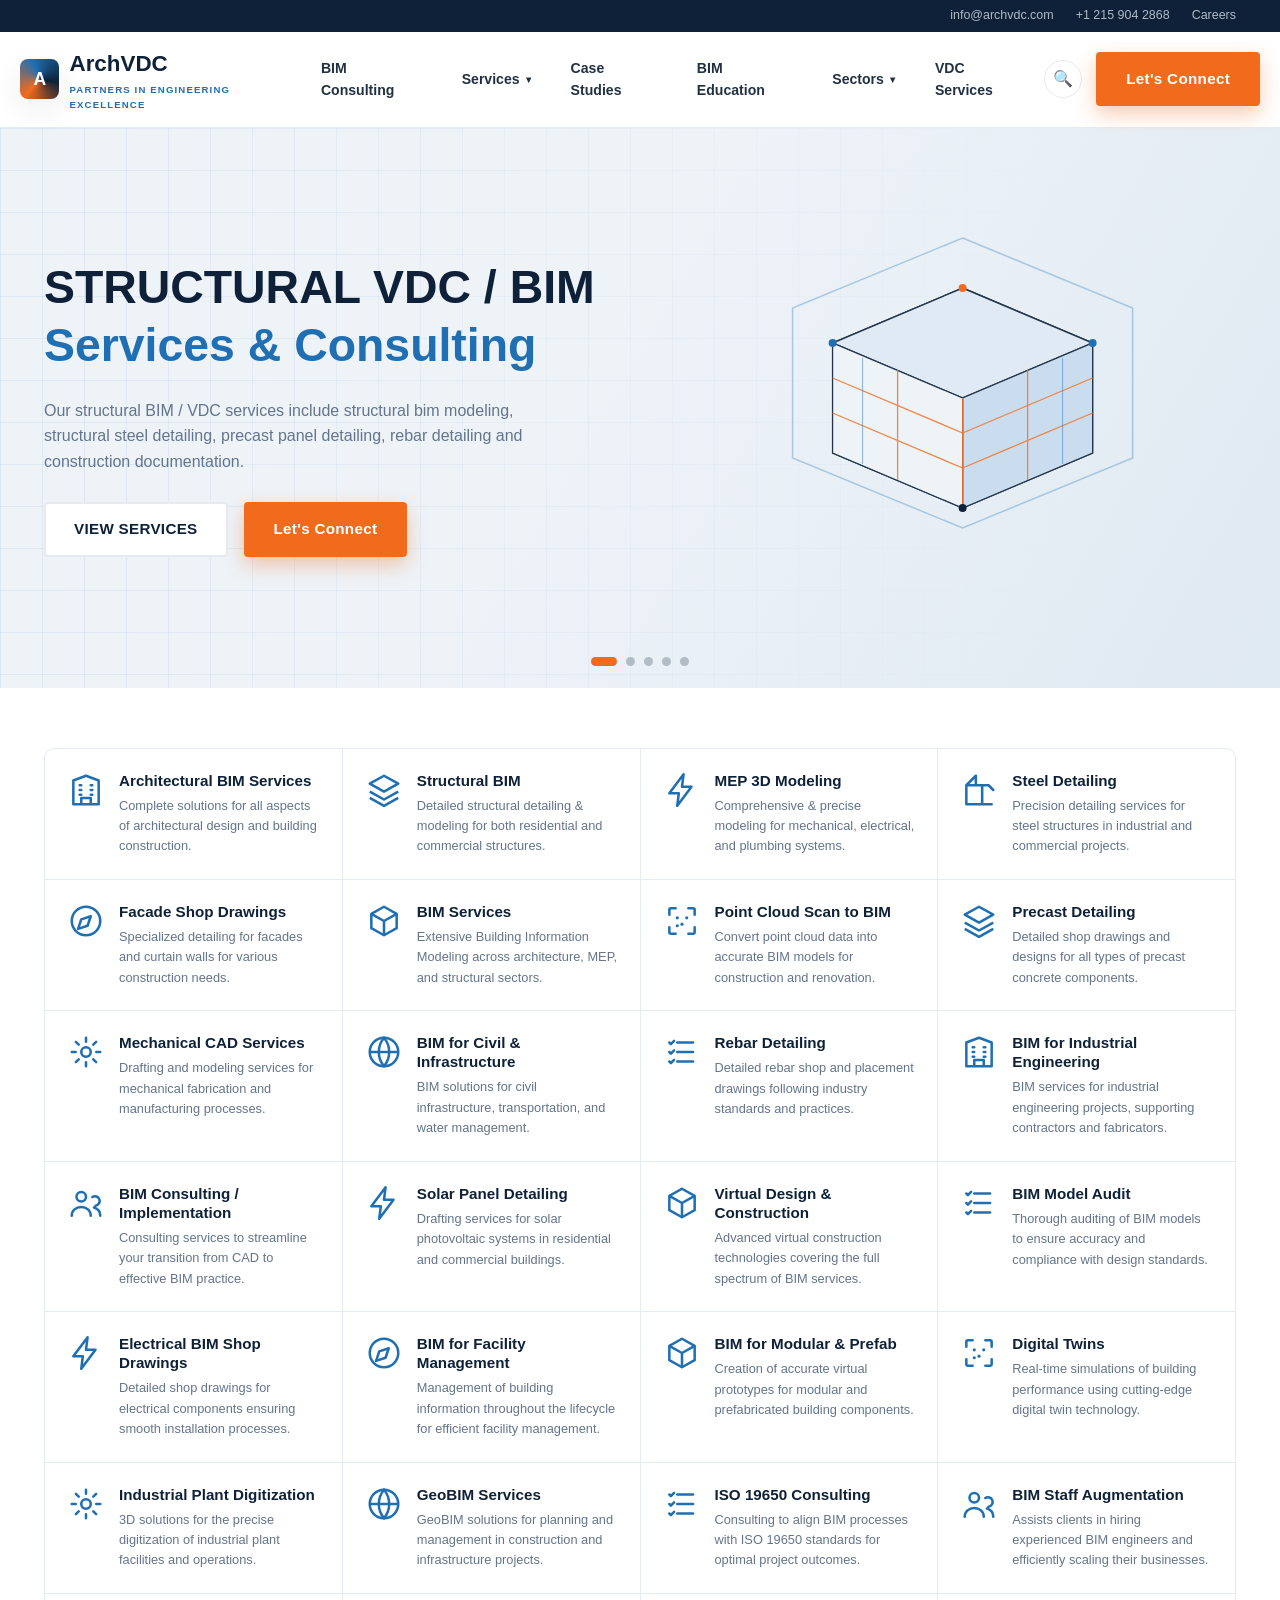
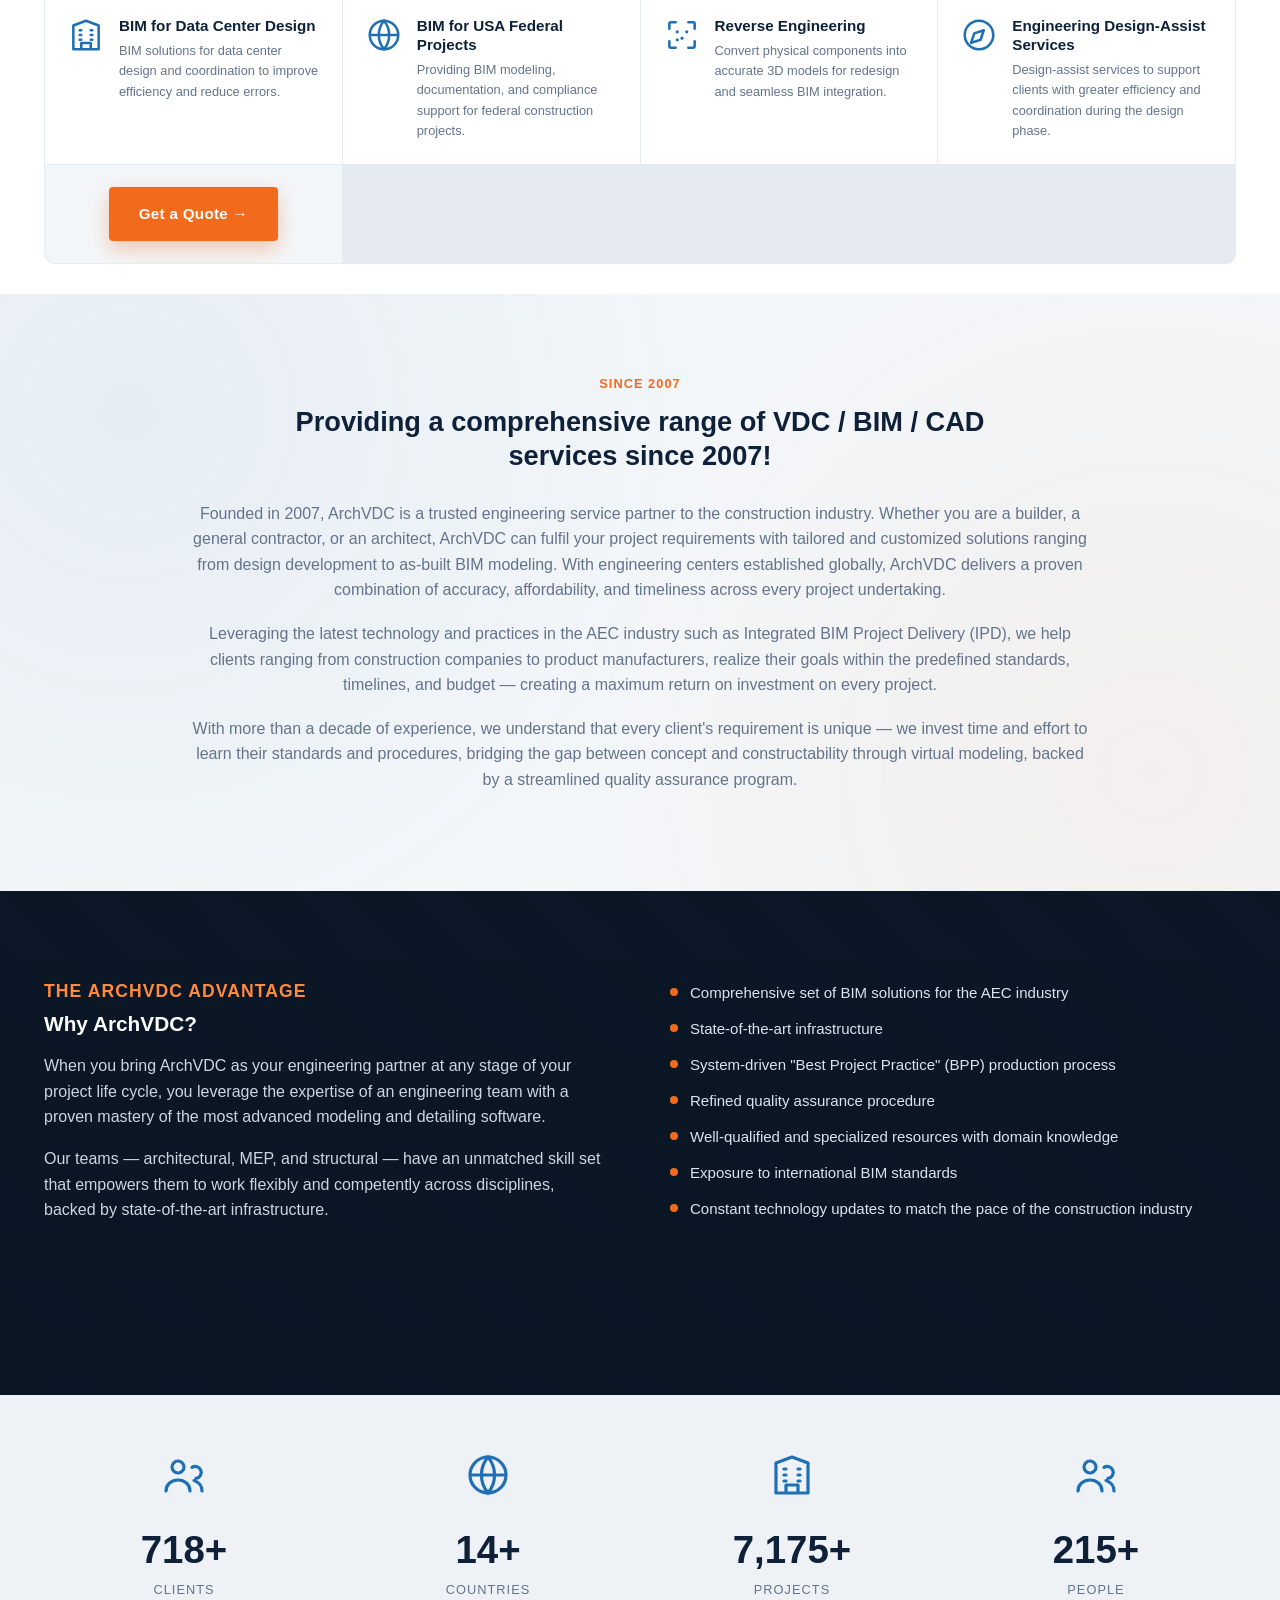
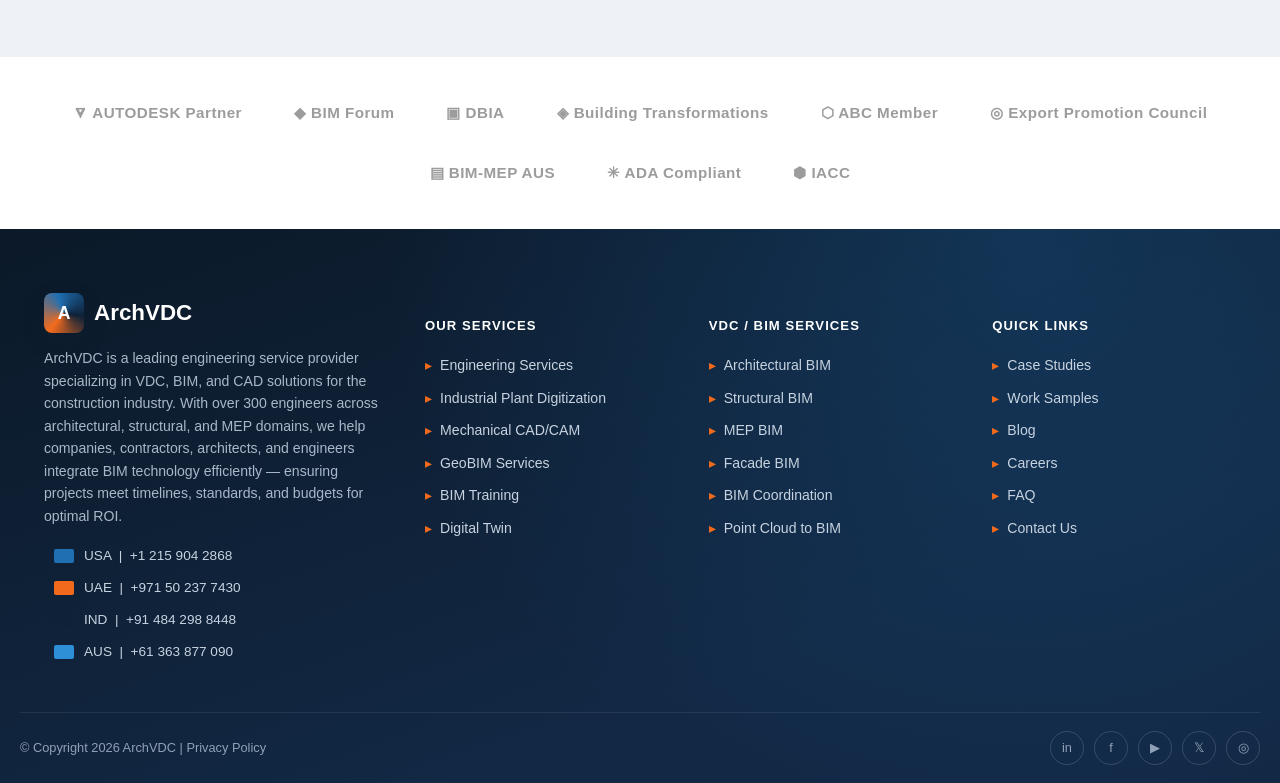
<file: bim-website/index.html>
<!DOCTYPE html>
<html lang="en">
<head>
<meta charset="UTF-8">
<meta name="viewport" content="width=device-width, initial-scale=1.0">
<title>ArchVDC — Structural VDC / BIM Services &amp; Consulting</title>
<meta name="description" content="ArchVDC delivers Architectural, Structural, MEP and Civil BIM / VDC modeling, detailing and consulting services for the AEC industry.">
<link rel="stylesheet" href="css/style.css">
</head>
<body>

<!-- ============ SVG ICON SPRITE (hidden) ============ -->
<svg width="0" height="0" style="position:absolute" aria-hidden="true">
  <defs>
    <symbol id="icon-building" viewBox="0 0 24 24"><path fill="none" stroke="currentColor" stroke-width="1.6" stroke-linecap="round" stroke-linejoin="round" d="M4 21V6l8-3 8 3v15M4 21h16M9 21v-4h6v4M8 9h1M8 12h1M8 15h1M15 9h1M15 12h1M15 15h1"/></symbol>
    <symbol id="icon-cube" viewBox="0 0 24 24"><path fill="none" stroke="currentColor" stroke-width="1.6" stroke-linejoin="round" d="M12 3l8 4.5v9L12 21l-8-4.5v-9L12 3z"/><path fill="none" stroke="currentColor" stroke-width="1.6" stroke-linejoin="round" d="M4 7.5L12 12l8-4.5M12 12v9"/></symbol>
    <symbol id="icon-layers" viewBox="0 0 24 24"><path fill="none" stroke="currentColor" stroke-width="1.6" stroke-linejoin="round" d="M12 3l9 5-9 5-9-5 9-5z"/><path fill="none" stroke="currentColor" stroke-width="1.6" stroke-linejoin="round" d="M3 13l9 5 9-5M3 17l9 5 9-5"/></symbol>
    <symbol id="icon-compass" viewBox="0 0 24 24"><circle cx="12" cy="12" r="9" fill="none" stroke="currentColor" stroke-width="1.6"/><path fill="none" stroke="currentColor" stroke-width="1.6" stroke-linecap="round" stroke-linejoin="round" d="M15 9l-2 6-6 2 2-6 6-2z"/></symbol>
    <symbol id="icon-scan" viewBox="0 0 24 24"><path fill="none" stroke="currentColor" stroke-width="1.6" stroke-linecap="round" d="M4 8V5a1 1 0 0 1 1-1h3M20 8V5a1 1 0 0 0-1-1h-3M4 16v3a1 1 0 0 0 1 1h3M20 16v3a1 1 0 0 1-1 1h-3"/><circle cx="9" cy="10" r="1" fill="currentColor" stroke="none"/><circle cx="15" cy="10" r="1" fill="currentColor" stroke="none"/><circle cx="12" cy="14" r="1" fill="currentColor" stroke="none"/><circle cx="9" cy="15" r="1" fill="currentColor" stroke="none"/></symbol>
    <symbol id="icon-gear" viewBox="0 0 24 24"><circle cx="12" cy="12" r="3" fill="none" stroke="currentColor" stroke-width="1.6"/><path fill="none" stroke="currentColor" stroke-width="1.6" stroke-linecap="round" d="M12 3v2.5M12 18.5V21M21 12h-2.5M5.5 12H3M18.4 5.6l-1.8 1.8M7.4 16.6l-1.8 1.8M18.4 18.4l-1.8-1.8M7.4 7.4L5.6 5.6"/></symbol>
    <symbol id="icon-checklist" viewBox="0 0 24 24"><path fill="none" stroke="currentColor" stroke-width="1.6" stroke-linecap="round" stroke-linejoin="round" d="M9 6h10M9 12h10M9 18h10M4 6l1 1 2-2M4 12l1 1 2-2M4 18l1 1 2-2"/></symbol>
    <symbol id="icon-bolt" viewBox="0 0 24 24"><path fill="none" stroke="currentColor" stroke-width="1.6" stroke-linecap="round" stroke-linejoin="round" d="M13 2 4 14h6l-1 8 9-12h-6l1-8z"/></symbol>
    <symbol id="icon-globe" viewBox="0 0 24 24"><circle cx="12" cy="12" r="9" fill="none" stroke="currentColor" stroke-width="1.6"/><path fill="none" stroke="currentColor" stroke-width="1.6" d="M3 12h18M12 3a14 14 0 0 1 0 18 14 14 0 0 1 0-18z"/></symbol>
    <symbol id="icon-users" viewBox="0 0 24 24"><circle cx="9" cy="8" r="3" fill="none" stroke="currentColor" stroke-width="1.6"/><path fill="none" stroke="currentColor" stroke-width="1.6" stroke-linecap="round" d="M3 20c0-3.3 2.7-5.5 6-5.5s6 2.2 6 5.5M16 8.2a3 3 0 1 1 2 5.5M21 20c0-2.6-1.8-4.5-4-5.2"/></symbol>
    <symbol id="icon-crane" viewBox="0 0 24 24"><path fill="none" stroke="currentColor" stroke-width="1.6" stroke-linecap="round" stroke-linejoin="round" d="M4 21V9l6-6v6M4 9h14M14 9v12M18 9l3 3M4 21h16"/></symbol>
  </defs>
</svg>

<!-- ============ HEADER ============ -->
<div class="topbar">
  <div class="container">
    <a href="mailto:info@archvdc.com">info@archvdc.com</a>
    <a href="tel:+12159042868">+1 215 904 2868</a>
    <a href="#careers">Careers</a>
  </div>
</div>

<header class="site-header">
  <div class="container nav-wrap">
    <a href="index.html" class="logo">
      <span class="mark">A</span>
      <span>ArchVDC<small>Partners in Engineering Excellence</small></span>
    </a>

    <nav class="main-nav" id="mainNav">
      <ul>
        <li><a href="#consulting">BIM Consulting</a></li>
        <li>
          <a href="#services">Services <span class="caret">▾</span></a>
          <div class="dropdown">
            <a href="architectural-bim.html">Architectural BIM</a>
            <a href="#structural">Structural BIM</a>
            <a href="#mep">MEP 3D Modeling</a>
            <a href="#civil">BIM for Civil &amp; Infrastructure</a>
            <a href="#pointcloud">Point Cloud to BIM</a>
          </div>
        </li>
        <li><a href="#casestudies">Case Studies</a></li>
        <li><a href="#education">BIM Education</a></li>
        <li>
          <a href="#sectors">Sectors <span class="caret">▾</span></a>
          <div class="dropdown">
            <a href="#healthcare">HealthCare</a>
            <a href="#institutional">Institutional</a>
            <a href="#infrastructure">Infrastructure</a>
            <a href="#hospitality">Hospitality</a>
            <a href="#industrial">Industrial</a>
          </div>
        </li>
        <li><a href="#vdc">VDC Services</a></li>
      </ul>
    </nav>

    <div class="header-cta">
      <a href="#search" class="icon-btn" aria-label="Search">🔍</a>
      <a href="#contact" class="btn btn-orange">Let's Connect</a>
      <button class="burger" id="burger" aria-label="Toggle menu"><span></span><span></span><span></span></button>
    </div>
  </div>
</header>

<!-- ============ HERO ============ -->
<section class="hero">
  <div class="blueprint-grid"></div>
  <div class="container hero-grid">
    <div class="hero-copy">
      <h1>STRUCTURAL VDC / BIM<span>Services &amp; Consulting</span></h1>
      <p>Our structural BIM / VDC services include structural bim modeling, structural steel detailing, precast panel detailing, rebar detailing and construction documentation.</p>
      <div class="hero-actions">
        <a href="architectural-bim.html" class="btn btn-ghost">VIEW SERVICES</a>
        <a href="#contact" class="btn btn-orange">Let's Connect</a>
      </div>
    </div>
    <div class="hero-art">
      <div class="iso-building">
        <svg viewBox="0 0 460 420" xmlns="http://www.w3.org/2000/svg">
          <g opacity=".9">
            <polygon points="230,40 400,110 400,260 230,330 60,260 60,110" fill="none" stroke="#1f6fb2" stroke-width="1.5" opacity=".35"/>
            <polygon points="230,90 360,145 360,255 230,310 100,255 100,145" fill="#ffffff" stroke="#0e2138" stroke-width="1.4"/>
            <polygon points="230,90 360,145 230,200 100,145" fill="#dfe9f4" stroke="#0e2138" stroke-width="1.4"/>
            <polygon points="230,200 360,145 360,255 230,310" fill="#c7dbef" stroke="#0e2138" stroke-width="1.2"/>
            <polygon points="230,200 100,145 100,255 230,310" fill="#eef3f8" stroke="#0e2138" stroke-width="1.2"/>
            <g stroke="#f26b1d" stroke-width="1.3" opacity=".9">
              <line x1="230" y1="200" x2="230" y2="310"/>
              <line x1="165" y1="172" x2="165" y2="282"/>
              <line x1="295" y1="172" x2="295" y2="282"/>
              <line x1="100" y1="180" x2="230" y2="235"/>
              <line x1="360" y1="180" x2="230" y2="235"/>
              <line x1="100" y1="215" x2="230" y2="270"/>
              <line x1="360" y1="215" x2="230" y2="270"/>
            </g>
            <g stroke="#1f6fb2" stroke-width="1" opacity=".55">
              <line x1="130" y1="160" x2="130" y2="266"/>
              <line x1="330" y1="160" x2="330" y2="266"/>
            </g>
          </g>
          <g>
            <circle cx="230" cy="90" r="4" fill="#f26b1d"/>
            <circle cx="360" cy="145" r="4" fill="#1f6fb2"/>
            <circle cx="100" cy="145" r="4" fill="#1f6fb2"/>
            <circle cx="230" cy="310" r="4" fill="#0e2138"/>
          </g>
        </svg>
      </div>
    </div>
  </div>
  <div class="hero-dots">
    <span class="active"></span><span></span><span></span><span></span><span></span>
  </div>
</section>

<!-- ============ SERVICES GRID ============ -->
<section class="services-strip" id="services">
  <div class="container">
    <div class="services-grid" id="servicesGrid"></div>
  </div>
</section>

<!-- ============ ABOUT ============ -->
<section class="about-section" id="about">
  <div class="container reveal">
    <span class="eyebrow" style="display:block;text-align:center;">Since 2007</span>
    <h2>Providing a comprehensive range of VDC / BIM / CAD services since 2007!</h2>
    <p>Founded in 2007, ArchVDC is a trusted engineering service partner to the construction industry. Whether you are a builder, a general contractor, or an architect, ArchVDC can fulfil your project requirements with tailored and customized solutions ranging from design development to as-built BIM modeling. With engineering centers established globally, ArchVDC delivers a proven combination of accuracy, affordability, and timeliness across every project undertaking.</p>
    <p>Leveraging the latest technology and practices in the AEC industry such as Integrated BIM Project Delivery (IPD), we help clients ranging from construction companies to product manufacturers, realize their goals within the predefined standards, timelines, and budget — creating a maximum return on investment on every project.</p>
    <p>With more than a decade of experience, we understand that every client's requirement is unique — we invest time and effort to learn their standards and procedures, bridging the gap between concept and constructability through virtual modeling, backed by a streamlined quality assurance program.</p>
  </div>
</section>

<!-- ============ ADVANTAGE ============ -->
<section class="advantage">
  <div class="container advantage-grid">
    <div class="reveal">
      <h3>The ArchVDC Advantage</h3>
      <h4>Why ArchVDC?</h4>
      <p>When you bring ArchVDC as your engineering partner at any stage of your project life cycle, you leverage the expertise of an engineering team with a proven mastery of the most advanced modeling and detailing software.</p>
      <p>Our teams — architectural, MEP, and structural — have an unmatched skill set that empowers them to work flexibly and competently across disciplines, backed by state-of-the-art infrastructure.</p>
    </div>
    <ul class="advantage-list">
      <li><span class="dot"></span>Comprehensive set of BIM solutions for the AEC industry</li>
      <li><span class="dot"></span>State-of-the-art infrastructure</li>
      <li><span class="dot"></span>System-driven "Best Project Practice" (BPP) production process</li>
      <li><span class="dot"></span>Refined quality assurance procedure</li>
      <li><span class="dot"></span>Well-qualified and specialized resources with domain knowledge</li>
      <li><span class="dot"></span>Exposure to international BIM standards</li>
      <li><span class="dot"></span>Constant technology updates to match the pace of the construction industry</li>
      <li><span class="dot"></span>Extensive experience from over 5,000 delivered projects</li>
      <li><span class="dot"></span>Flexibility and scalability in staffing and manpower management</li>
    </ul>
  </div>
</section>

<!-- ============ STATS ============ -->
<section class="stats">
  <div class="container stats-grid">
    <div class="stat reveal"><svg class="ic"><use href="#icon-users"/></svg><div class="num" data-target="1000" data-suffix="+">0</div><div class="label">Clients</div></div>
    <div class="stat reveal d1"><svg class="ic"><use href="#icon-globe"/></svg><div class="num" data-target="20" data-suffix="+">0</div><div class="label">Countries</div></div>
    <div class="stat reveal d2"><svg class="ic"><use href="#icon-building"/></svg><div class="num" data-target="10000" data-suffix="+">0</div><div class="label">Projects</div></div>
    <div class="stat reveal d3"><svg class="ic"><use href="#icon-users"/></svg><div class="num" data-target="300" data-suffix="+">0</div><div class="label">People</div></div>
  </div>
</section>

<!-- ============ PARTNERS ============ -->
<section class="partners">
  <div class="container partners-grid reveal">
    <div class="brand">⛛ AUTODESK Partner</div>
    <div class="brand">◆ BIM Forum</div>
    <div class="brand">▣ DBIA</div>
    <div class="brand">◈ Building Transformations</div>
    <div class="brand">⬡ ABC Member</div>
    <div class="brand">◎ Export Promotion Council</div>
    <div class="brand">▤ BIM-MEP AUS</div>
    <div class="brand">✳ ADA Compliant</div>
    <div class="brand">⬢ IACC</div>
  </div>
</section>

<!-- ============ FOOTER ============ -->
<footer class="site-footer" id="contact">
  <div class="container footer-grid">
    <div class="foot-about">
      <a href="index.html" class="logo" style="color:#fff;margin-bottom:14px;">
        <span class="mark">A</span><span>ArchVDC</span>
      </a>
      <p>ArchVDC is a leading engineering service provider specializing in VDC, BIM, and CAD solutions for the construction industry. With over 300 engineers across architectural, structural, and MEP domains, we help companies, contractors, architects, and engineers integrate BIM technology efficiently — ensuring projects meet timelines, standards, and budgets for optimal ROI.</p>
      <ul class="foot-contacts">
        <li><span class="flag"></span> USA &nbsp;|&nbsp; +1 215 904 2868</li>
        <li><span class="flag" style="background:#f26b1d;"></span> UAE &nbsp;|&nbsp; +971 50 237 7430</li>
        <li><span class="flag" style="background:#0e2138;"></span> IND &nbsp;|&nbsp; +91 484 298 8448</li>
        <li><span class="flag" style="background:#2f8fd6;"></span> AUS &nbsp;|&nbsp; +61 363 877 090</li>
      </ul>
    </div>
    <div>
      <h5>Our Services</h5>
      <ul>
        <li><a href="#">Engineering Services</a></li>
        <li><a href="#">Industrial Plant Digitization</a></li>
        <li><a href="#">Mechanical CAD/CAM</a></li>
        <li><a href="#">GeoBIM Services</a></li>
        <li><a href="#">BIM Training</a></li>
        <li><a href="#">Digital Twin</a></li>
      </ul>
    </div>
    <div>
      <h5>VDC / BIM Services</h5>
      <ul>
        <li><a href="architectural-bim.html">Architectural BIM</a></li>
        <li><a href="#">Structural BIM</a></li>
        <li><a href="#">MEP BIM</a></li>
        <li><a href="#">Facade BIM</a></li>
        <li><a href="#">BIM Coordination</a></li>
        <li><a href="#">Point Cloud to BIM</a></li>
      </ul>
    </div>
    <div>
      <h5>Quick Links</h5>
      <ul>
        <li><a href="#">Case Studies</a></li>
        <li><a href="#">Work Samples</a></li>
        <li><a href="#">Blog</a></li>
        <li><a href="#">Careers</a></li>
        <li><a href="#">FAQ</a></li>
        <li><a href="#">Contact Us</a></li>
      </ul>
    </div>
  </div>
  <div class="container footer-bottom">
    <span>© Copyright 2026 ArchVDC | Privacy Policy</span>
    <div class="socials">
      <a href="#" aria-label="LinkedIn">in</a>
      <a href="#" aria-label="Facebook">f</a>
      <a href="#" aria-label="YouTube">▶</a>
      <a href="#" aria-label="X">𝕏</a>
      <a href="#" aria-label="Instagram">◎</a>
    </div>
  </div>
</footer>

<script src="js/script.js"></script>
<script>
  // Build the 28-item services grid from data (keeps HTML lean + easy to edit)
  const SERVICES = [
    ["icon-building","Architectural BIM Services","Complete solutions for all aspects of architectural design and building construction.","architectural-bim.html"],
    ["icon-layers","Structural BIM","Detailed structural detailing & modeling for both residential and commercial structures.","#"],
    ["icon-bolt","MEP 3D Modeling","Comprehensive & precise modeling for mechanical, electrical, and plumbing systems.","#"],
    ["icon-crane","Steel Detailing","Precision detailing services for steel structures in industrial and commercial projects.","#"],
    ["icon-compass","Facade Shop Drawings","Specialized detailing for facades and curtain walls for various construction needs.","#"],
    ["icon-cube","BIM Services","Extensive Building Information Modeling across architecture, MEP, and structural sectors.","#"],
    ["icon-scan","Point Cloud Scan to BIM","Convert point cloud data into accurate BIM models for construction and renovation.","#"],
    ["icon-layers","Precast Detailing","Detailed shop drawings and designs for all types of precast concrete components.","#"],
    ["icon-gear","Mechanical CAD Services","Drafting and modeling services for mechanical fabrication and manufacturing processes.","#"],
    ["icon-globe","BIM for Civil & Infrastructure","BIM solutions for civil infrastructure, transportation, and water management.","#"],
    ["icon-checklist","Rebar Detailing","Detailed rebar shop and placement drawings following industry standards and practices.","#"],
    ["icon-building","BIM for Industrial Engineering","BIM services for industrial engineering projects, supporting contractors and fabricators.","#"],
    ["icon-users","BIM Consulting / Implementation","Consulting services to streamline your transition from CAD to effective BIM practice.","#"],
    ["icon-bolt","Solar Panel Detailing","Drafting services for solar photovoltaic systems in residential and commercial buildings.","#"],
    ["icon-cube","Virtual Design & Construction","Advanced virtual construction technologies covering the full spectrum of BIM services.","#"],
    ["icon-checklist","BIM Model Audit","Thorough auditing of BIM models to ensure accuracy and compliance with design standards.","#"],
    ["icon-bolt","Electrical BIM Shop Drawings","Detailed shop drawings for electrical components ensuring smooth installation processes.","#"],
    ["icon-compass","BIM for Facility Management","Management of building information throughout the lifecycle for efficient facility management.","#"],
    ["icon-cube","BIM for Modular & Prefab","Creation of accurate virtual prototypes for modular and prefabricated building components.","#"],
    ["icon-scan","Digital Twins","Real-time simulations of building performance using cutting-edge digital twin technology.","#"],
    ["icon-gear","Industrial Plant Digitization","3D solutions for the precise digitization of industrial plant facilities and operations.","#"],
    ["icon-globe","GeoBIM Services","GeoBIM solutions for planning and management in construction and infrastructure projects.","#"],
    ["icon-checklist","ISO 19650 Consulting","Consulting to align BIM processes with ISO 19650 standards for optimal project outcomes.","#"],
    ["icon-users","BIM Staff Augmentation","Assists clients in hiring experienced BIM engineers and efficiently scaling their businesses.","#"],
    ["icon-building","BIM for Data Center Design","BIM solutions for data center design and coordination to improve efficiency and reduce errors.","#"],
    ["icon-globe","BIM for USA Federal Projects","Providing BIM modeling, documentation, and compliance support for federal construction projects.","#"],
    ["icon-scan","Reverse Engineering","Convert physical components into accurate 3D models for redesign and seamless BIM integration.","#"],
    ["icon-compass","Engineering Design-Assist Services","Design-assist services to support clients with greater efficiency and coordination during the design phase.","#"],
  ];
  const grid = document.getElementById('servicesGrid');
  grid.innerHTML = SERVICES.map(([icon,title,desc,link]) => `
    <a class="service-card reveal" href="${link}">
      <svg class="ic"><use href="#${icon}"/></svg>
      <div><h4>${title}</h4><p>${desc}</p></div>
    </a>`).join('') + `
    <a class="service-card cta-cell reveal" href="#contact">
      <span class="btn btn-orange">Get a Quote →</span>
    </a>`;
  // re-run reveal observer on injected cards
  document.querySelectorAll('#servicesGrid .reveal').forEach(el=>{
    const io = new IntersectionObserver((entries)=>{entries.forEach(e=>{if(e.isIntersecting){e.target.classList.add('in');io.unobserve(e.target);}})},{threshold:.1});
    io.observe(el);
  });
</script>
</body>
</html>
</file>
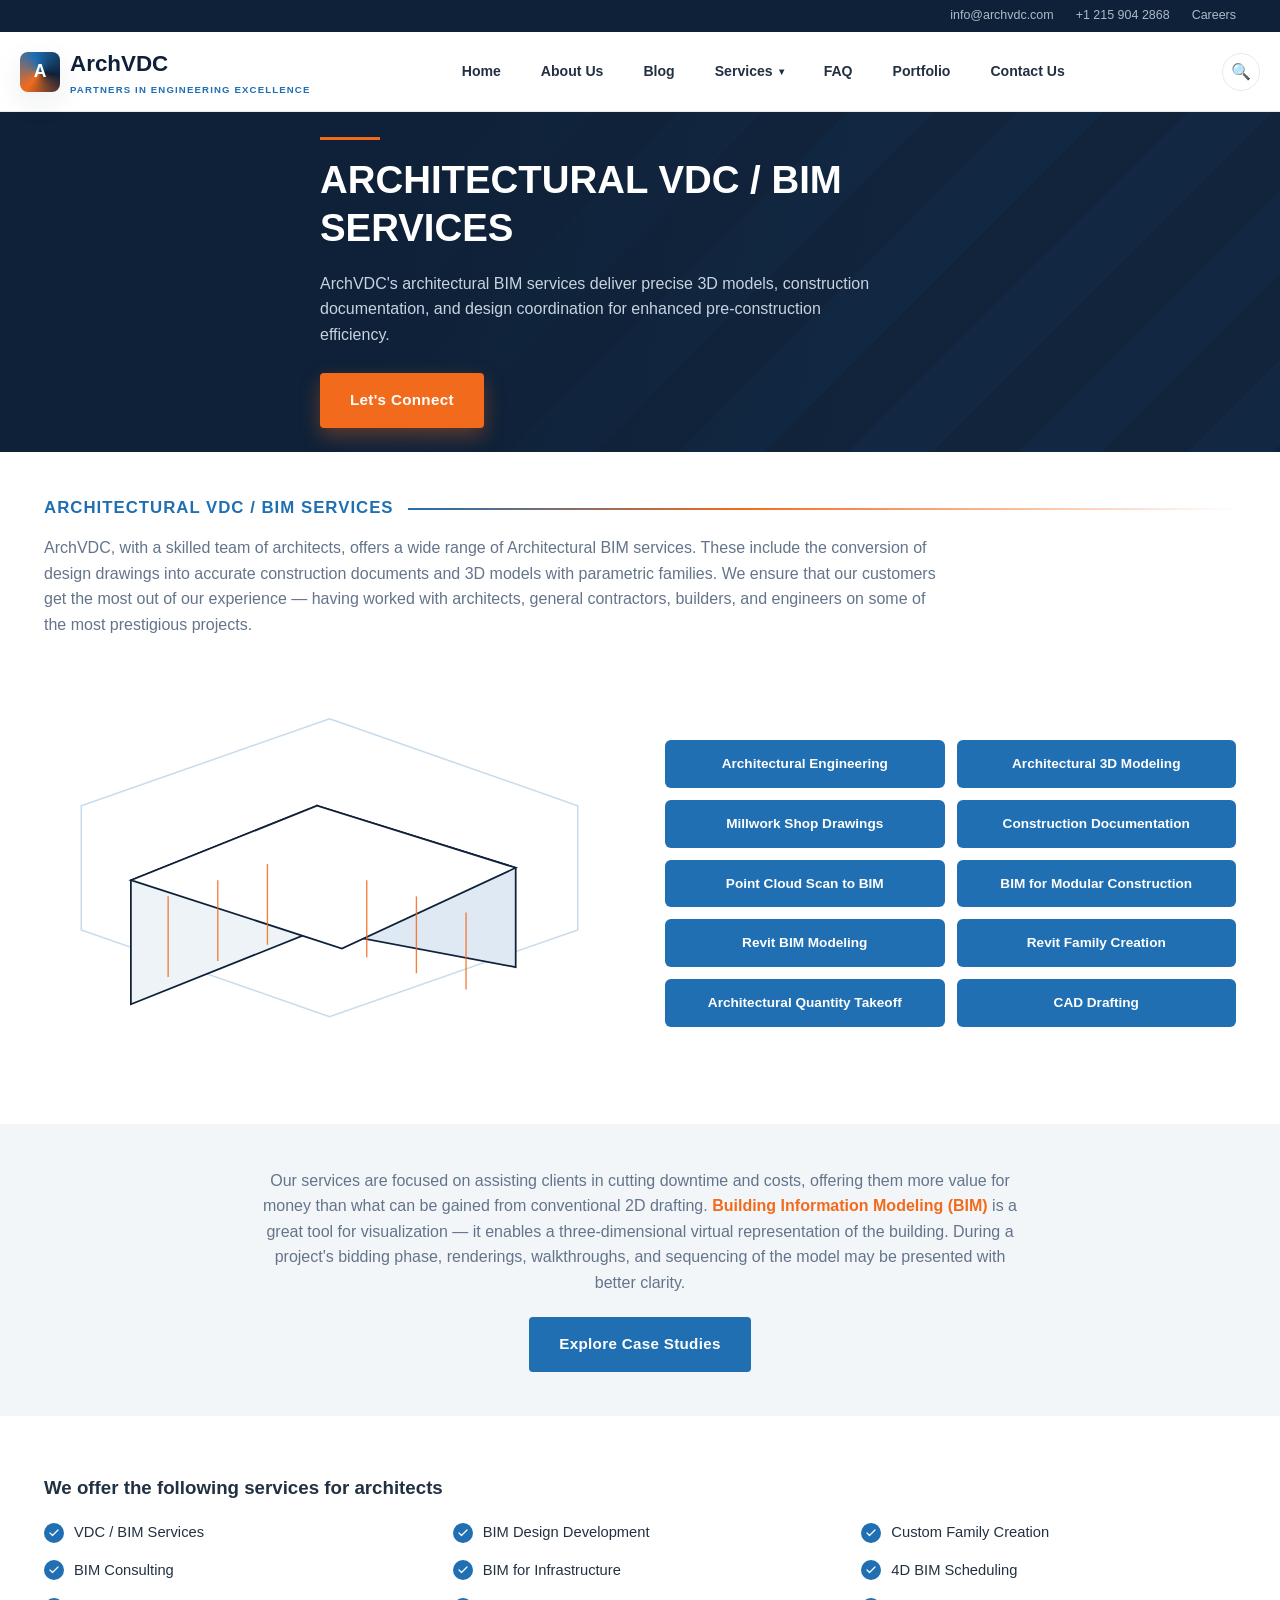
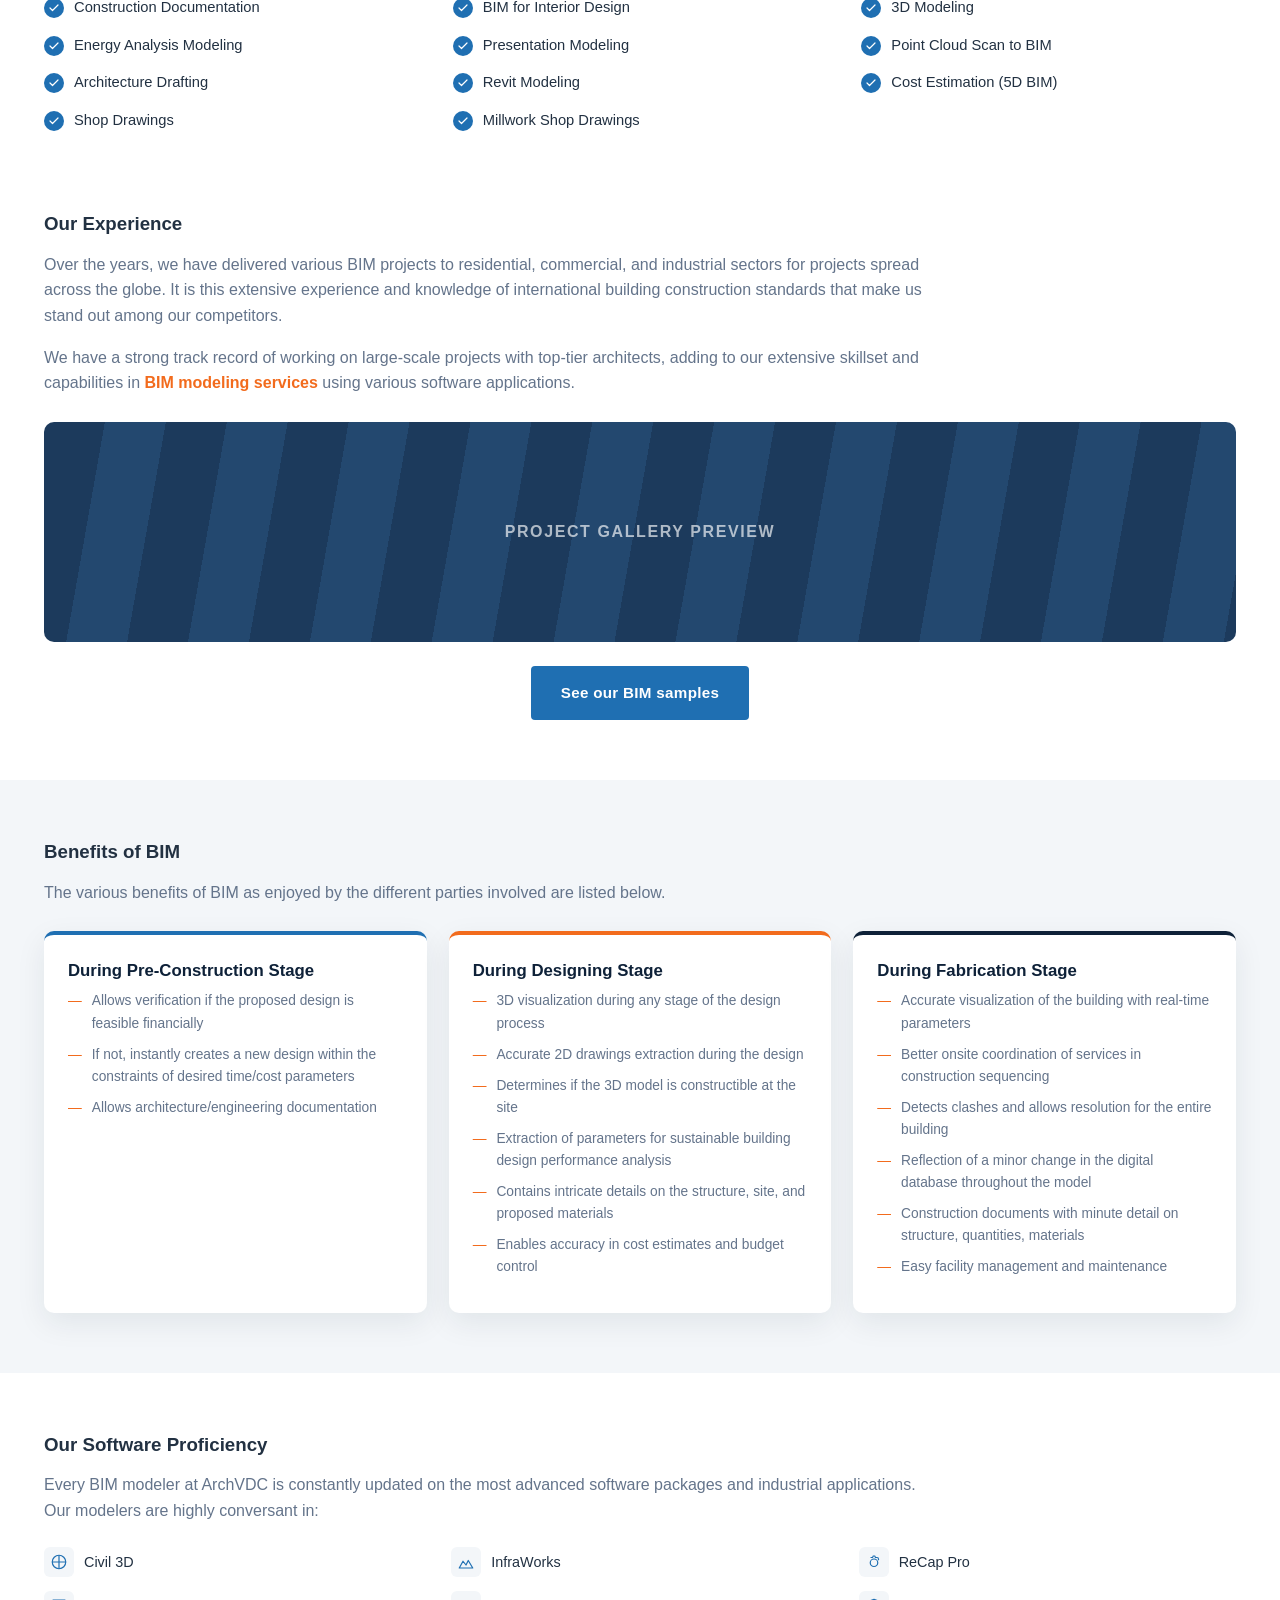
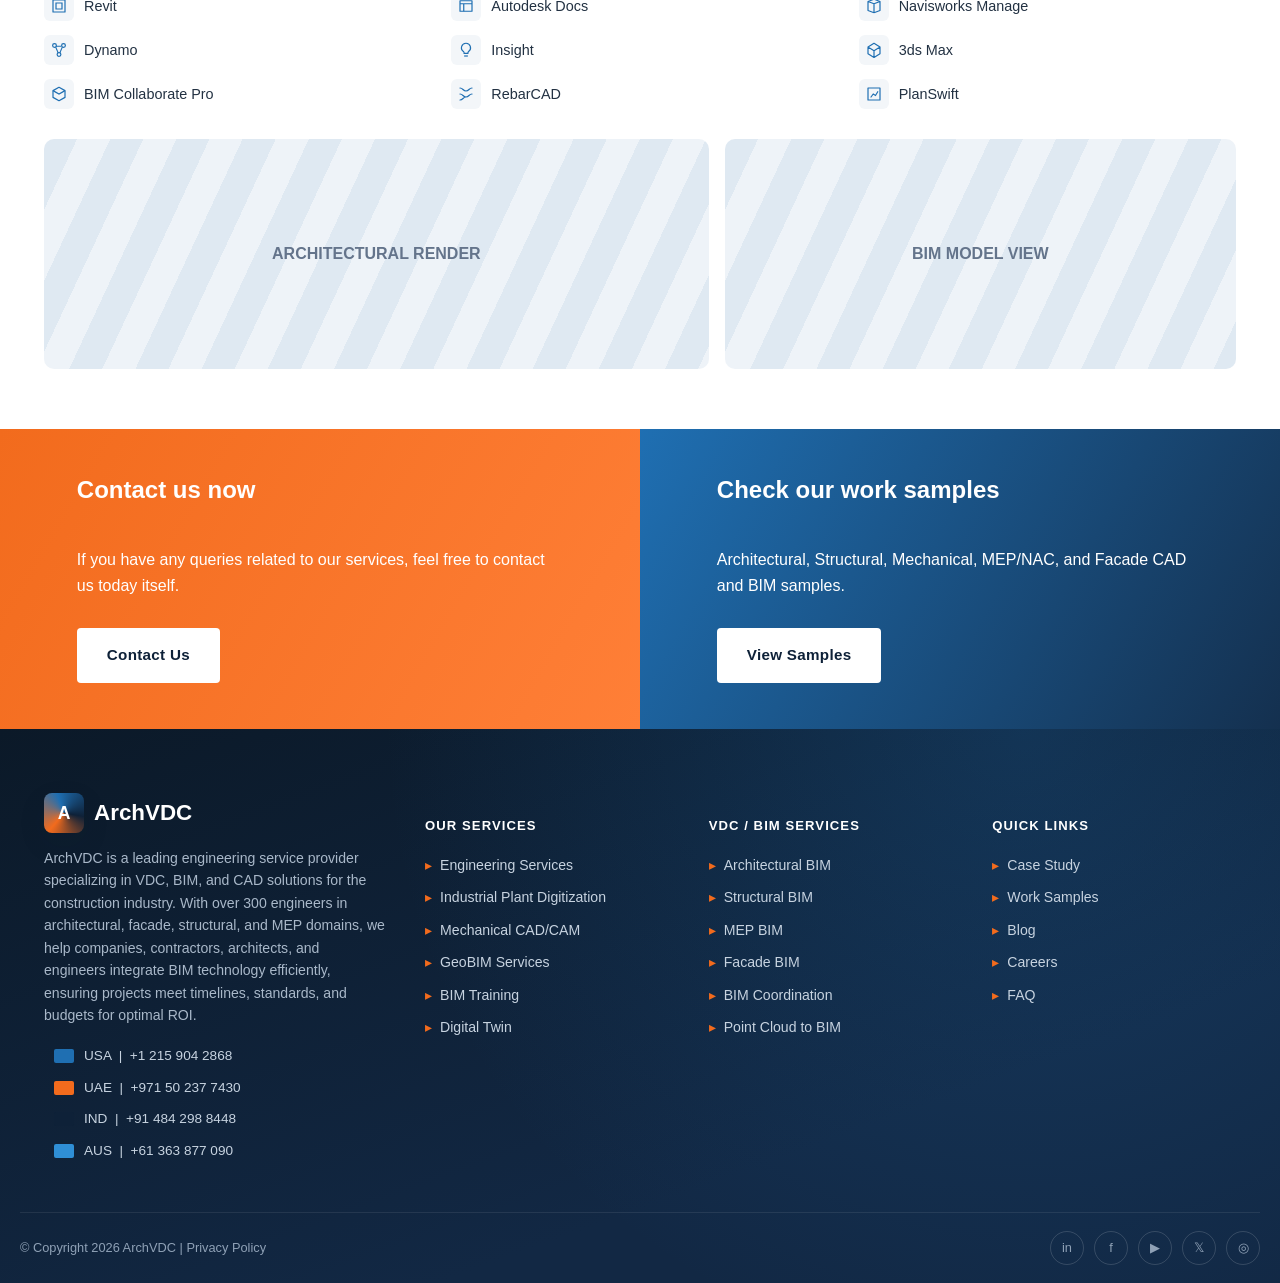
<file: bim-website/architectural-bim.html>
<!DOCTYPE html>
<html lang="en">
<head>
<meta charset="UTF-8">
<meta name="viewport" content="width=device-width, initial-scale=1.0">
<title>Architectural VDC / BIM Services — ArchVDC</title>
<meta name="description" content="ArchVDC's architectural BIM services deliver precise 3D models, construction documentation, and design coordination for enhanced pre-construction efficiency.">
<link rel="stylesheet" href="css/style.css">
</head>
<body>

<!-- ============ SVG ICON SPRITE (hidden) ============ -->
<svg width="0" height="0" style="position:absolute" aria-hidden="true">
  <defs>
    <symbol id="icon-building" viewBox="0 0 24 24"><path fill="none" stroke="currentColor" stroke-width="1.6" stroke-linecap="round" stroke-linejoin="round" d="M4 21V6l8-3 8 3v15M4 21h16M9 21v-4h6v4M8 9h1M8 12h1M8 15h1M15 9h1M15 12h1M15 15h1"/></symbol>
    <symbol id="icon-cube" viewBox="0 0 24 24"><path fill="none" stroke="currentColor" stroke-width="1.6" stroke-linejoin="round" d="M12 3l8 4.5v9L12 21l-8-4.5v-9L12 3z"/><path fill="none" stroke="currentColor" stroke-width="1.6" stroke-linejoin="round" d="M4 7.5L12 12l8-4.5M12 12v9"/></symbol>
    <symbol id="icon-scan" viewBox="0 0 24 24"><path fill="none" stroke="currentColor" stroke-width="1.6" stroke-linecap="round" d="M4 8V5a1 1 0 0 1 1-1h3M20 8V5a1 1 0 0 0-1-1h-3M4 16v3a1 1 0 0 0 1 1h3M20 16v3a1 1 0 0 1-1 1h-3"/><circle cx="9" cy="10" r="1" fill="currentColor" stroke="none"/><circle cx="15" cy="10" r="1" fill="currentColor" stroke="none"/><circle cx="12" cy="14" r="1" fill="currentColor" stroke="none"/></symbol>
    <symbol id="icon-pencil" viewBox="0 0 24 24"><path fill="none" stroke="currentColor" stroke-width="1.6" stroke-linecap="round" stroke-linejoin="round" d="M4 20l1-4L16 5l3 3L8 19l-4 1zM14 6.5l3.5 3.5"/></symbol>
    <symbol id="icon-family" viewBox="0 0 24 24"><circle cx="8" cy="8" r="3" fill="none" stroke="currentColor" stroke-width="1.6"/><circle cx="16" cy="8" r="2" fill="none" stroke="currentColor" stroke-width="1.6"/><path fill="none" stroke="currentColor" stroke-width="1.6" stroke-linecap="round" d="M3 20c0-3 2.2-5 5-5s5 2 5 5M14 20c0-2.5 1.7-4.3 4-4.3s4 1.8 4 4.3"/></symbol>
    <symbol id="icon-doc" viewBox="0 0 24 24"><path fill="none" stroke="currentColor" stroke-width="1.6" stroke-linejoin="round" d="M6 3h9l3 3v15H6z"/><path fill="none" stroke="currentColor" stroke-width="1.6" d="M15 3v3h3M9 12h6M9 15h6M9 9h2"/></symbol>
    <symbol id="icon-mill" viewBox="0 0 24 24"><path fill="none" stroke="currentColor" stroke-width="1.6" stroke-linejoin="round" d="M4 20V9l8-5 8 5v11H4z"/><path fill="none" stroke="currentColor" stroke-width="1.6" d="M9 20v-6h6v6"/></symbol>
    <symbol id="icon-modular" viewBox="0 0 24 24"><rect x="4" y="10" width="7" height="7" fill="none" stroke="currentColor" stroke-width="1.6"/><rect x="13" y="10" width="7" height="7" fill="none" stroke="currentColor" stroke-width="1.6"/><rect x="8" y="4" width="7" height="6" fill="none" stroke="currentColor" stroke-width="1.6"/></symbol>
    <symbol id="icon-quantity" viewBox="0 0 24 24"><path fill="none" stroke="currentColor" stroke-width="1.6" stroke-linecap="round" stroke-linejoin="round" d="M4 6h16M4 6v13h16V6M8 10h8M8 14h5"/></symbol>
    <symbol id="icon-cad" viewBox="0 0 24 24"><path fill="none" stroke="currentColor" stroke-width="1.6" stroke-linejoin="round" d="M4 5h16v14H4z"/><path fill="none" stroke="currentColor" stroke-width="1.6" d="M4 9h16M9 9v10"/></symbol>
    <symbol id="icon-check" viewBox="0 0 24 24"><path fill="none" stroke="currentColor" stroke-width="2.4" stroke-linecap="round" stroke-linejoin="round" d="M4 12l5 5L20 6"/></symbol>
    <symbol id="icon-civil3d" viewBox="0 0 24 24"><circle cx="12" cy="12" r="9" fill="none" stroke="currentColor" stroke-width="1.6"/><path fill="none" stroke="currentColor" stroke-width="1.6" d="M12 3v18M3 12h18"/></symbol>
    <symbol id="icon-revit" viewBox="0 0 24 24"><path fill="none" stroke="currentColor" stroke-width="1.6" stroke-linejoin="round" d="M4 4h16v16H4z"/><path fill="none" stroke="currentColor" stroke-width="1.6" d="M8 8h8v8H8z"/></symbol>
    <symbol id="icon-dynamo" viewBox="0 0 24 24"><circle cx="6" cy="6" r="2.5" fill="none" stroke="currentColor" stroke-width="1.6"/><circle cx="18" cy="6" r="2.5" fill="none" stroke="currentColor" stroke-width="1.6"/><circle cx="12" cy="18" r="2.5" fill="none" stroke="currentColor" stroke-width="1.6"/><path fill="none" stroke="currentColor" stroke-width="1.4" d="M8 7l7 0M7.5 8l3.5 8M16.5 8L13 16"/></symbol>
    <symbol id="icon-bim360" viewBox="0 0 24 24"><path fill="none" stroke="currentColor" stroke-width="1.6" stroke-linejoin="round" d="M12 3l8 4.5v9L12 21l-8-4.5v-9L12 3z"/><path fill="none" stroke="currentColor" stroke-width="1.6" d="M4 7.5L12 12l8-4.5"/></symbol>
    <symbol id="icon-infraworks" viewBox="0 0 24 24"><path fill="none" stroke="currentColor" stroke-width="1.6" stroke-linecap="round" stroke-linejoin="round" d="M3 20l5-9 4 5 3-6 6 10H3z"/></symbol>
    <symbol id="icon-insight" viewBox="0 0 24 24"><path fill="none" stroke="currentColor" stroke-width="1.6" stroke-linecap="round" d="M12 3a6 6 0 0 1 3.5 10.9c-.6.5-1 1.2-1 2.1v.5h-5v-.5c0-.9-.4-1.5-1-2.1A6 6 0 0 1 12 3z"/><path fill="none" stroke="currentColor" stroke-width="1.6" d="M9.5 20h5"/></symbol>
    <symbol id="icon-rebarcad" viewBox="0 0 24 24"><path fill="none" stroke="currentColor" stroke-width="1.6" stroke-linecap="round" d="M4 4c4 0 4 4 8 4s4-4 8-4M4 12c4 0 4 4 8 4s4-4 8-4M4 20c4 0 4-4 8-4"/></symbol>
    <symbol id="icon-recap" viewBox="0 0 24 24"><circle cx="12" cy="13" r="5" fill="none" stroke="currentColor" stroke-width="1.6"/><path fill="none" stroke="currentColor" stroke-width="1.6" stroke-linecap="round" d="M8 6h2l1-2h2l1 2h2a2 2 0 0 1 2 2v1"/></symbol>
    <symbol id="icon-navis" viewBox="0 0 24 24"><path fill="none" stroke="currentColor" stroke-width="1.6" stroke-linejoin="round" d="M4 6l8-3 8 3-8 3-8-3zM4 6v12l8 3M20 6v12l-8 3M12 9v12"/></symbol>
    <symbol id="icon-3dsmax" viewBox="0 0 24 24"><path fill="none" stroke="currentColor" stroke-width="1.6" stroke-linejoin="round" d="M4 8l8-5 8 5-8 5-8-5zM4 8v9l8 5M20 8v9l-8 5M12 13v9"/></symbol>
    <symbol id="icon-planswift" viewBox="0 0 24 24"><path fill="none" stroke="currentColor" stroke-width="1.6" stroke-linejoin="round" d="M4 4h16v16H4z"/><path fill="none" stroke="currentColor" stroke-width="1.6" stroke-linecap="round" d="M8 16l3-4 3 2 3-5"/></symbol>
  </defs>
</svg>

<!-- ============ HEADER (shared) ============ -->
<div class="topbar">
  <div class="container">
    <a href="mailto:info@archvdc.com">info@archvdc.com</a>
    <a href="tel:+12159042868">+1 215 904 2868</a>
    <a href="#careers">Careers</a>
  </div>
</div>

<header class="site-header">
  <div class="container nav-wrap">
    <a href="index.html" class="logo">
      <span class="mark">A</span>
      <span>ArchVDC<small>Partners in Engineering Excellence</small></span>
    </a>

    <nav class="main-nav" id="mainNav">
      <ul>
        <li><a href="index.html">Home</a></li>
        <li><a href="#about">About Us</a></li>
        <li><a href="#blog">Blog</a></li>
        <li>
          <a href="#services">Services <span class="caret">▾</span></a>
          <div class="dropdown">
            <a href="architectural-bim.html" class="active">Architectural BIM</a>
            <a href="#structural">Structural BIM</a>
            <a href="#mep">MEP 3D Modeling</a>
            <a href="#civil">BIM for Civil &amp; Infrastructure</a>
            <a href="#pointcloud">Point Cloud to BIM</a>
          </div>
        </li>
        <li><a href="#faq">FAQ</a></li>
        <li><a href="#portfolio">Portfolio</a></li>
        <li><a href="#contact">Contact Us</a></li>
      </ul>
    </nav>

    <div class="header-cta">
      <a href="#search" class="icon-btn" aria-label="Search">🔍</a>
      <button class="burger" id="burger" aria-label="Toggle menu"><span></span><span></span><span></span></button>
    </div>
  </div>
</header>

<!-- ============ PAGE HERO ============ -->
<section class="page-hero">
  <div class="container reveal">
    <div class="eyebrow-line"></div>
    <h1>ARCHITECTURAL VDC / BIM SERVICES</h1>
    <p>ArchVDC's architectural BIM services deliver precise 3D models, construction documentation, and design coordination for enhanced pre-construction efficiency.</p>
    <a href="#contact" class="btn btn-orange">Let's Connect</a>
  </div>
</section>

<!-- ============ INTRO / PILL SERVICES ============ -->
<section class="breadcrumb-section">
  <div class="container">
    <div class="kicker reveal">
      <h2>Architectural VDC / BIM Services</h2>
      <span class="line"></span>
    </div>
    <p>ArchVDC, with a skilled team of architects, offers a wide range of Architectural BIM services. These include the conversion of design drawings into accurate construction documents and 3D models with parametric families. We ensure that our customers get the most out of our experience — having worked with architects, general contractors, builders, and engineers on some of the most prestigious projects.</p>
  </div>
</section>

<section class="container">
  <div class="intro-flex">
    <div class="iso-small reveal">
      <svg viewBox="0 0 460 300" xmlns="http://www.w3.org/2000/svg">
        <polygon points="230,20 430,90 430,190 230,260 30,190 30,90" fill="none" stroke="#1f6fb2" stroke-width="1.2" opacity=".25"/>
        <polygon points="70,150 220,90 220,190 70,250" fill="#eef3f8" stroke="#0e2138" stroke-width="1.4"/>
        <polygon points="220,90 380,140 380,220 220,190" fill="#dfe9f4" stroke="#0e2138" stroke-width="1.4"/>
        <polygon points="70,150 220,90 380,140 240,205" fill="#ffffff" stroke="#0e2138" stroke-width="1.4"/>
        <g stroke="#f26b1d" stroke-width="1.1" opacity=".85">
          <line x1="100" y1="163" x2="100" y2="228"/>
          <line x1="140" y1="150" x2="140" y2="215"/>
          <line x1="180" y1="137" x2="180" y2="202"/>
          <line x1="260" y1="150" x2="260" y2="212"/>
          <line x1="300" y1="163" x2="300" y2="225"/>
          <line x1="340" y1="176" x2="340" y2="238"/>
        </g>
      </svg>
    </div>
    <div class="pill-grid reveal">
      <div class="pill">Architectural Engineering</div>
      <div class="pill">Architectural 3D Modeling</div>
      <div class="pill">Millwork Shop Drawings</div>
      <div class="pill">Construction Documentation</div>
      <div class="pill">Point Cloud Scan to BIM</div>
      <div class="pill">BIM for Modular Construction</div>
      <div class="pill">Revit BIM Modeling</div>
      <div class="pill">Revit Family Creation</div>
      <div class="pill">Architectural Quantity Takeoff</div>
      <div class="pill">CAD Drafting</div>
    </div>
  </div>
</section>

<!-- ============ CALLOUT ============ -->
<section class="callout-band reveal">
  <div class="container">
    <p>Our services are focused on assisting clients in cutting downtime and costs, offering them more value for money than what can be gained from conventional 2D drafting. <a class="hl" href="#">Building Information Modeling (BIM)</a> is a great tool for visualization — it enables a three-dimensional virtual representation of the building. During a project's bidding phase, renderings, walkthroughs, and sequencing of the model may be presented with better clarity.</p>
    <a href="#casestudies" class="btn btn-blue">Explore Case Studies</a>
  </div>
</section>

<!-- ============ CHECKLIST ============ -->
<section class="checklist-section">
  <div class="container">
    <h3 class="reveal">We offer the following services for architects</h3>
    <ul class="checklist-grid reveal">
      <li><span class="check"><svg width="12" height="12"><use href="#icon-check"/></svg></span>VDC / BIM Services</li>
      <li><span class="check"><svg width="12" height="12"><use href="#icon-check"/></svg></span>BIM Design Development</li>
      <li><span class="check"><svg width="12" height="12"><use href="#icon-check"/></svg></span>Custom Family Creation</li>
      <li><span class="check"><svg width="12" height="12"><use href="#icon-check"/></svg></span>BIM Consulting</li>
      <li><span class="check"><svg width="12" height="12"><use href="#icon-check"/></svg></span>BIM for Infrastructure</li>
      <li><span class="check"><svg width="12" height="12"><use href="#icon-check"/></svg></span>4D BIM Scheduling</li>
      <li><span class="check"><svg width="12" height="12"><use href="#icon-check"/></svg></span>Construction Documentation</li>
      <li><span class="check"><svg width="12" height="12"><use href="#icon-check"/></svg></span>BIM for Interior Design</li>
      <li><span class="check"><svg width="12" height="12"><use href="#icon-check"/></svg></span>3D Modeling</li>
      <li><span class="check"><svg width="12" height="12"><use href="#icon-check"/></svg></span>Energy Analysis Modeling</li>
      <li><span class="check"><svg width="12" height="12"><use href="#icon-check"/></svg></span>Presentation Modeling</li>
      <li><span class="check"><svg width="12" height="12"><use href="#icon-check"/></svg></span>Point Cloud Scan to BIM</li>
      <li><span class="check"><svg width="12" height="12"><use href="#icon-check"/></svg></span>Architecture Drafting</li>
      <li><span class="check"><svg width="12" height="12"><use href="#icon-check"/></svg></span>Revit Modeling</li>
      <li><span class="check"><svg width="12" height="12"><use href="#icon-check"/></svg></span>Cost Estimation (5D BIM)</li>
      <li><span class="check"><svg width="12" height="12"><use href="#icon-check"/></svg></span>Shop Drawings</li>
      <li><span class="check"><svg width="12" height="12"><use href="#icon-check"/></svg></span>Millwork Shop Drawings</li>
    </ul>
  </div>
</section>

<!-- ============ EXPERIENCE ============ -->
<section class="experience-section">
  <div class="container">
    <h3 class="reveal">Our Experience</h3>
    <p class="reveal" style="max-width:900px;color:var(--muted);">Over the years, we have delivered various BIM projects to residential, commercial, and industrial sectors for projects spread across the globe. It is this extensive experience and knowledge of international building construction standards that make us stand out among our competitors.</p>
    <p class="reveal" style="max-width:900px;color:var(--muted);">We have a strong track record of working on large-scale projects with top-tier architects, adding to our extensive skillset and capabilities in <a href="#" style="color:var(--orange);font-weight:600;">BIM modeling services</a> using various software applications.</p>
    <div class="strip-img reveal">PROJECT GALLERY PREVIEW</div>
    <div style="text-align:center;margin-top:24px;">
      <a href="#samples" class="btn btn-blue reveal">See our BIM samples</a>
    </div>
  </div>
</section>

<!-- ============ BENEFITS OF BIM ============ -->
<section class="benefits-section">
  <div class="container">
    <h3 class="reveal">Benefits of BIM</h3>
    <p class="reveal" style="color:var(--muted);max-width:800px;">The various benefits of BIM as enjoyed by the different parties involved are listed below.</p>
    <div class="benefits-cards">
      <div class="benefit-card reveal">
        <h4>During Pre-Construction Stage</h4>
        <ul>
          <li>Allows verification if the proposed design is feasible financially</li>
          <li>If not, instantly creates a new design within the constraints of desired time/cost parameters</li>
          <li>Allows architecture/engineering documentation</li>
        </ul>
      </div>
      <div class="benefit-card reveal d1">
        <h4>During Designing Stage</h4>
        <ul>
          <li>3D visualization during any stage of the design process</li>
          <li>Accurate 2D drawings extraction during the design</li>
          <li>Determines if the 3D model is constructible at the site</li>
          <li>Extraction of parameters for sustainable building design performance analysis</li>
          <li>Contains intricate details on the structure, site, and proposed materials</li>
          <li>Enables accuracy in cost estimates and budget control</li>
        </ul>
      </div>
      <div class="benefit-card reveal d2">
        <h4>During Fabrication Stage</h4>
        <ul>
          <li>Accurate visualization of the building with real-time parameters</li>
          <li>Better onsite coordination of services in construction sequencing</li>
          <li>Detects clashes and allows resolution for the entire building</li>
          <li>Reflection of a minor change in the digital database throughout the model</li>
          <li>Construction documents with minute detail on structure, quantities, materials</li>
          <li>Easy facility management and maintenance</li>
        </ul>
      </div>
    </div>
  </div>
</section>

<!-- ============ SOFTWARE PROFICIENCY ============ -->
<section class="software-section">
  <div class="container">
    <h3 class="reveal">Our Software Proficiency</h3>
    <p class="reveal" style="color:var(--muted);max-width:900px;">Every BIM modeler at ArchVDC is constantly updated on the most advanced software packages and industrial applications. Our modelers are highly conversant in:</p>
    <ul class="software-grid reveal">
      <li><span class="sw-ic"><svg width="18" height="18"><use href="#icon-civil3d"/></svg></span>Civil 3D</li>
      <li><span class="sw-ic"><svg width="18" height="18"><use href="#icon-infraworks"/></svg></span>InfraWorks</li>
      <li><span class="sw-ic"><svg width="18" height="18"><use href="#icon-recap"/></svg></span>ReCap Pro</li>
      <li><span class="sw-ic"><svg width="18" height="18"><use href="#icon-revit"/></svg></span>Revit</li>
      <li><span class="sw-ic"><svg width="18" height="18"><use href="#icon-cad"/></svg></span>Autodesk Docs</li>
      <li><span class="sw-ic"><svg width="18" height="18"><use href="#icon-navis"/></svg></span>Navisworks Manage</li>
      <li><span class="sw-ic"><svg width="18" height="18"><use href="#icon-dynamo"/></svg></span>Dynamo</li>
      <li><span class="sw-ic"><svg width="18" height="18"><use href="#icon-insight"/></svg></span>Insight</li>
      <li><span class="sw-ic"><svg width="18" height="18"><use href="#icon-3dsmax"/></svg></span>3ds Max</li>
      <li><span class="sw-ic"><svg width="18" height="18"><use href="#icon-bim360"/></svg></span>BIM Collaborate Pro</li>
      <li><span class="sw-ic"><svg width="18" height="18"><use href="#icon-rebarcad"/></svg></span>RebarCAD</li>
      <li><span class="sw-ic"><svg width="18" height="18"><use href="#icon-planswift"/></svg></span>PlanSwift</li>
    </ul>
    <div class="software-images">
      <div class="img-block reveal">ARCHITECTURAL RENDER</div>
      <div class="img-block reveal d1">BIM MODEL VIEW</div>
    </div>
  </div>
</section>

<!-- ============ SPLIT CTA ============ -->
<section class="split-cta">
  <div class="cta-orange reveal">
    <h3>Contact us now</h3>
    <p>If you have any queries related to our services, feel free to contact us today itself.</p>
    <a href="#contact" class="btn btn-white">Contact Us</a>
  </div>
  <div class="cta-blue reveal">
    <h3>Check our work samples</h3>
    <p>Architectural, Structural, Mechanical, MEP/NAC, and Facade CAD and BIM samples.</p>
    <a href="#samples" class="btn btn-white">View Samples</a>
  </div>
</section>

<!-- ============ FOOTER (shared) ============ -->
<footer class="site-footer" id="contact">
  <div class="container footer-grid">
    <div class="foot-about">
      <a href="index.html" class="logo" style="color:#fff;margin-bottom:14px;">
        <span class="mark">A</span><span>ArchVDC</span>
      </a>
      <p>ArchVDC is a leading engineering service provider specializing in VDC, BIM, and CAD solutions for the construction industry. With over 300 engineers in architectural, facade, structural, and MEP domains, we help companies, contractors, architects, and engineers integrate BIM technology efficiently, ensuring projects meet timelines, standards, and budgets for optimal ROI.</p>
      <ul class="foot-contacts">
        <li><span class="flag"></span> USA &nbsp;|&nbsp; +1 215 904 2868</li>
        <li><span class="flag" style="background:#f26b1d;"></span> UAE &nbsp;|&nbsp; +971 50 237 7430</li>
        <li><span class="flag" style="background:#0e2138;"></span> IND &nbsp;|&nbsp; +91 484 298 8448</li>
        <li><span class="flag" style="background:#2f8fd6;"></span> AUS &nbsp;|&nbsp; +61 363 877 090</li>
      </ul>
    </div>
    <div>
      <h5>Our Services</h5>
      <ul>
        <li><a href="#">Engineering Services</a></li>
        <li><a href="#">Industrial Plant Digitization</a></li>
        <li><a href="#">Mechanical CAD/CAM</a></li>
        <li><a href="#">GeoBIM Services</a></li>
        <li><a href="#">BIM Training</a></li>
        <li><a href="#">Digital Twin</a></li>
      </ul>
    </div>
    <div>
      <h5>VDC / BIM Services</h5>
      <ul>
        <li><a href="architectural-bim.html">Architectural BIM</a></li>
        <li><a href="#">Structural BIM</a></li>
        <li><a href="#">MEP BIM</a></li>
        <li><a href="#">Facade BIM</a></li>
        <li><a href="#">BIM Coordination</a></li>
        <li><a href="#">Point Cloud to BIM</a></li>
      </ul>
    </div>
    <div>
      <h5>Quick Links</h5>
      <ul>
        <li><a href="#">Case Study</a></li>
        <li><a href="#">Work Samples</a></li>
        <li><a href="#">Blog</a></li>
        <li><a href="#">Careers</a></li>
        <li><a href="#">FAQ</a></li>
      </ul>
    </div>
  </div>
  <div class="container footer-bottom">
    <span>© Copyright 2026 ArchVDC | Privacy Policy</span>
    <div class="socials">
      <a href="#" aria-label="LinkedIn">in</a>
      <a href="#" aria-label="Facebook">f</a>
      <a href="#" aria-label="YouTube">▶</a>
      <a href="#" aria-label="X">𝕏</a>
      <a href="#" aria-label="Instagram">◎</a>
    </div>
  </div>
</footer>

<script src="js/script.js"></script>
</body>
</html>
</file>
<file: bim-website/css/style.css>
/* ==========================================================================
   ArchVDC — shared stylesheet (homepage + inner pages)
   ========================================================================== */

:root{
  --navy: #0e2138;
  --navy-2: #14304f;
  --blue: #1f6fb2;
  --blue-light: #2f8fd6;
  --orange: #f26b1d;
  --orange-2: #ff8a3d;
  --ink: #223142;
  --muted: #64748b;
  --bg-soft: #f3f6f9;
  --border: #e6ebf1;
  --white: #ffffff;
  --radius: 10px;
  --shadow: 0 10px 30px rgba(14, 33, 56, .08);
  --shadow-lg: 0 20px 45px rgba(14, 33, 56, .18);
  --ease: cubic-bezier(.22,.9,.32,1);
}

*, *::before, *::after{ box-sizing: border-box; }
html{ scroll-behavior: smooth; }
body{
  margin:0;
  font-family: 'Segoe UI', Roboto, Helvetica, Arial, sans-serif;
  color: var(--ink);
  background: var(--white);
  line-height: 1.6;
  overflow-x: hidden;
}
img{ max-width:100%; display:block; }
a{ color: inherit; text-decoration:none; }
ul{ list-style:none; margin:0; padding:0; }
h1,h2,h3,h4{ margin:0 0 .5em; line-height:1.25; }
.container{ max-width: 1240px; margin:0 auto; padding: 0 24px; }
.btn{
  display:inline-flex; align-items:center; gap:8px;
  padding: 13px 28px;
  border-radius: 4px;
  font-weight:600;
  font-size: .95rem;
  letter-spacing:.02em;
  border: 2px solid transparent;
  cursor:pointer;
  transition: transform .25s var(--ease), box-shadow .25s var(--ease), background .25s var(--ease), color .25s var(--ease);
  white-space:nowrap;
}
.btn:hover{ transform: translateY(-3px); }
.btn-orange{ background: var(--orange); color:#fff; box-shadow: 0 8px 20px rgba(242,107,29,.35); }
.btn-orange:hover{ background: var(--orange-2); box-shadow: 0 12px 26px rgba(242,107,29,.45); }
.btn-outline{ background: transparent; border-color:#fff; color:#fff; }
.btn-outline:hover{ background:#fff; color: var(--navy); }
.btn-blue{ background: var(--blue); color:#fff; }
.btn-blue:hover{ background: var(--blue-light); box-shadow: 0 12px 26px rgba(31,111,178,.4); }
.btn-white{ background:#fff; color: var(--navy); }
.btn-white:hover{ background: var(--bg-soft); }

.eyebrow{
  display:inline-block; color: var(--orange); font-weight:700; letter-spacing:.08em;
  text-transform:uppercase; font-size:.8rem; margin-bottom:10px;
}

/* ---------------- Top utility bar / header ---------------- */
.topbar{
  background: var(--navy);
  color:#c9d6e3;
  font-size:.78rem;
}
.topbar .container{ display:flex; justify-content:flex-end; gap:22px; padding-top:6px; padding-bottom:6px; }
.topbar a{ color:#c9d6e3; opacity:.85; transition:opacity .2s; }
.topbar a:hover{ opacity:1; color:#fff; }

header.site-header{
  position: sticky; top:0; z-index:1000;
  background: #fff;
  border-bottom: 1px solid var(--border);
  transition: box-shadow .3s var(--ease), padding .3s var(--ease);
}
header.site-header.scrolled{ box-shadow: 0 6px 20px rgba(14,33,56,.1); }
.nav-wrap{
  display:flex; align-items:center; justify-content:space-between;
  padding: 14px 0;
}
.logo{ display:flex; align-items:center; gap:10px; font-weight:800; font-size:1.4rem; color: var(--navy); }
.logo .mark{
  width:40px; height:40px; border-radius:8px;
  background: conic-gradient(from 220deg, var(--orange), var(--blue), var(--navy), var(--orange));
  display:flex; align-items:center; justify-content:center;
  color:#fff; font-size:1.1rem; box-shadow: var(--shadow);
}
.logo small{ display:block; font-size:.6rem; font-weight:600; letter-spacing:.12em; color: var(--blue); text-transform:uppercase; }

nav.main-nav{ display:flex; }
nav.main-nav > ul{ display:flex; gap:6px; align-items:center; }
nav.main-nav > ul > li{ position:relative; }
nav.main-nav > ul > li > a{
  display:flex; align-items:center; gap:6px;
  padding: 10px 14px;
  font-size:.88rem; font-weight:600; color: var(--ink);
  border-radius:6px;
  transition: color .2s, background .2s;
}
nav.main-nav > ul > li > a::after{ content:''; }
nav.main-nav > ul > li:hover > a, nav.main-nav > ul > li > a.active{
  color: var(--blue);
  background: var(--bg-soft);
}
nav.main-nav .caret{ font-size:.6rem; transition: transform .25s; }
nav.main-nav > ul > li:hover .caret{ transform: rotate(180deg); }

.dropdown{
  position:absolute; top: calc(100% + 8px); left:0;
  min-width:230px; background:#fff; border-radius: var(--radius);
  box-shadow: var(--shadow-lg); border:1px solid var(--border);
  padding:8px; opacity:0; visibility:hidden; transform: translateY(8px);
  transition: all .25s var(--ease);
  z-index: 50;
}
nav.main-nav > ul > li:hover .dropdown{ opacity:1; visibility:visible; transform: translateY(0); }
.dropdown a{ display:block; padding:9px 12px; border-radius:6px; font-size:.86rem; color: var(--ink); }
.dropdown a:hover{ background: var(--bg-soft); color: var(--blue); padding-left:16px; }

.header-cta{ display:flex; align-items:center; gap:14px; }
.icon-btn{
  width:38px; height:38px; border-radius:50%; display:flex; align-items:center; justify-content:center;
  border:1px solid var(--border); color: var(--navy); transition: all .2s;
}
.icon-btn:hover{ background: var(--blue); border-color:var(--blue); color:#fff; }

.burger{ display:none; flex-direction:column; gap:5px; cursor:pointer; background:none; border:none; padding:8px; }
.burger span{ width:26px; height:3px; background: var(--navy); border-radius:2px; transition: all .3s; }
.burger.open span:nth-child(1){ transform: translateY(8px) rotate(45deg); }
.burger.open span:nth-child(2){ opacity:0; }
.burger.open span:nth-child(3){ transform: translateY(-8px) rotate(-45deg); }

/* ---------------- Hero (home) ---------------- */
.hero{
  position:relative; overflow:hidden;
  background: linear-gradient(120deg, #eef3f8 45%, #dfe9f2 100%);
  min-height: 560px;
  display:flex; align-items:center;
}
.hero .blueprint-grid{
  position:absolute; inset:0;
  background-image:
    linear-gradient(rgba(31,111,178,.08) 1px, transparent 1px),
    linear-gradient(90deg, rgba(31,111,178,.08) 1px, transparent 1px);
  background-size: 42px 42px;
  mask-image: linear-gradient(to right, black, transparent 85%);
}
.hero-grid{
  position:relative; z-index:2;
  display:grid; grid-template-columns: 1.05fr .95fr; gap:40px; align-items:center;
  width:100%;
}
.hero-copy h1{
  font-size: clamp(2rem, 4vw, 2.9rem);
  color: var(--navy);
  font-weight:800;
  animation: riseIn .8s var(--ease) both;
}
.hero-copy h1 span{ color: var(--blue); display:block; }
.hero-copy p{
  color: var(--muted); max-width: 480px; margin-bottom: 28px;
  animation: riseIn .8s var(--ease) .15s both;
}
.hero-copy .hero-actions{ display:flex; gap:16px; flex-wrap:wrap; animation: riseIn .8s var(--ease) .3s both; }
.hero-copy .hero-actions .btn-ghost{
  background:#fff; color:var(--navy); border-color:var(--border);
}
.hero-copy .hero-actions .btn-ghost:hover{ border-color:var(--navy); }

.hero-art{ position:relative; height: 420px; animation: floatUp 6s ease-in-out infinite; }
.iso-building{ position:absolute; inset:0; }
.iso-building svg{ width:100%; height:100%; }

.hero-dots{ position:absolute; bottom: 22px; left:50%; transform:translateX(-50%); display:flex; gap:9px; z-index:3; }
.hero-dots span{ width:9px; height:9px; border-radius:50%; background: rgba(14,33,56,.25); cursor:pointer; transition: all .3s; }
.hero-dots span.active{ background: var(--orange); width:26px; border-radius:6px; }

@keyframes riseIn{ from{ opacity:0; transform: translateY(24px);} to{opacity:1; transform:translateY(0);} }
@keyframes floatUp{ 0%,100%{ transform: translateY(0);} 50%{ transform: translateY(-14px);} }

/* ---------------- Services grid (home) ---------------- */
.services-strip{ padding: 60px 0 30px; background:#fff; }
.services-grid{
  display:grid; grid-template-columns: repeat(4, 1fr); gap:1px;
  background: var(--border); border:1px solid var(--border); border-radius: var(--radius); overflow:hidden;
}
.service-card{
  background:#fff; padding: 22px 22px; display:flex; gap:14px;
  transition: background .25s var(--ease), transform .25s var(--ease);
  position:relative;
}
.service-card:hover{ background: var(--bg-soft); transform: translateY(-2px); z-index:2; box-shadow: var(--shadow); }
.service-card .ic{
  flex:none; width:38px; height:38px; color: var(--blue);
  transition: transform .3s var(--ease), color .3s;
}
.service-card:hover .ic{ color: var(--orange); transform: scale(1.15) rotate(-6deg); }
.service-card h4{ font-size:.95rem; color: var(--navy); margin-bottom:6px; }
.service-card p{ font-size:.8rem; color: var(--muted); margin:0; }
.service-card.cta-cell{
  align-items:center; justify-content:center; background: var(--bg-soft);
}

/* ---------------- About / intro section ---------------- */
.about-section{
  position:relative; padding: 80px 0; background: var(--bg-soft);
  overflow:hidden;
}
.about-section::before{
  content:''; position:absolute; inset:0; opacity:.5;
  background-image: radial-gradient(circle at 10% 20%, rgba(31,111,178,.12) 0, transparent 45%),
                     radial-gradient(circle at 90% 80%, rgba(242,107,29,.1) 0, transparent 45%);
}
.about-section .container{ position:relative; }
.about-section h2{ text-align:center; color: var(--navy); font-size:1.7rem; max-width:800px; margin: 0 auto 28px; }
.about-section p{ color: var(--muted); max-width: 900px; margin: 0 auto 18px; text-align:center; }

/* ---------------- Advantage (dark image) ---------------- */
.advantage{
  position:relative; padding: 90px 0; color:#fff;
  background: linear-gradient(rgba(10,20,34,.86), rgba(10,20,34,.9)),
              repeating-linear-gradient(45deg, #16293f 0 40px, #12233a 40px 80px);
}
.advantage-grid{ display:grid; grid-template-columns: 1fr 1fr; gap:60px; }
.advantage h3{ color: var(--orange-2); text-transform:uppercase; letter-spacing:.06em; font-size:1.1rem; }
.advantage p{ color:#cbd6e2; }
.advantage-grid h4{ font-size:1.3rem; margin-bottom:16px; }
.advantage-list li{
  display:flex; gap:12px; margin-bottom:12px; color:#dbe4ee; font-size:.94rem;
  opacity:0; transform: translateX(-16px);
}
.advantage-list li.in{ animation: riseIn .6s var(--ease) forwards; }
.advantage-list li .dot{ flex:none; width:8px; height:8px; margin-top:7px; border-radius:50%; background: var(--orange); }

/* ---------------- Stats ---------------- */
.stats{ padding: 56px 0; background:#eef2f6; }
.stats-grid{ display:grid; grid-template-columns: repeat(4,1fr); gap:24px; text-align:center; }
.stat .ic{ width:48px; height:48px; margin: 0 auto 12px; color: var(--blue); }
.stat .num{ font-size:2.4rem; font-weight:800; color: var(--navy); }
.stat .label{ color: var(--muted); letter-spacing:.08em; font-size:.8rem; text-transform:uppercase; }

/* ---------------- Partners strip ---------------- */
.partners{ padding: 44px 0; }
.partners-grid{
  display:flex; flex-wrap:wrap; justify-content:center; align-items:center; gap: 36px 52px;
}
.partners-grid .brand{
  font-weight:700; color: var(--muted); font-size:.95rem; letter-spacing:.03em;
  opacity:.7; filter: grayscale(1); transition: all .3s;
  display:flex; align-items:center; gap:8px;
}
.partners-grid .brand:hover{ opacity:1; filter:grayscale(0); color: var(--navy); transform: translateY(-2px); }

/* ---------------- Footer ---------------- */
footer.site-footer{
  background: linear-gradient(160deg, #0b1928, #122844 70%);
  color:#c7d3e0; padding: 64px 0 0; position:relative; overflow:hidden;
}
footer.site-footer::before{
  content:''; position:absolute; inset:0;
  background-image: radial-gradient(circle at 80% 0%, rgba(31,111,178,.25), transparent 55%);
}
.footer-grid{ position:relative; display:grid; grid-template-columns: 1.4fr 1fr 1fr 1fr; gap:40px; padding-bottom:40px; }
.footer-grid h5{ color:#fff; text-transform:uppercase; letter-spacing:.08em; font-size:.82rem; margin-bottom:18px; }
.footer-grid li{ margin-bottom:10px; font-size:.88rem; display:flex; gap:8px; align-items:flex-start; }
.footer-grid li::before{ content:'▸'; color: var(--orange); }
.footer-grid a:hover{ color:#fff; }
.foot-about p{ font-size:.88rem; color:#a9b8c9; margin-bottom:18px; }
.foot-contacts li{ display:flex; gap:10px; align-items:center; font-size:.85rem; }
.foot-contacts li::before{ content:''; }
.flag{ width:20px; height:14px; border-radius:2px; background: var(--blue); flex:none; }
.footer-bottom{
  position:relative; border-top:1px solid rgba(255,255,255,.08);
  padding: 18px 0; display:flex; justify-content:space-between; align-items:center;
  font-size:.8rem; color:#8fa1b6;
}
.socials{ display:flex; gap:10px; }
.socials a{
  width:34px; height:34px; border-radius:50%; border:1px solid rgba(255,255,255,.15);
  display:flex; align-items:center; justify-content:center; transition: all .25s;
}
.socials a:hover{ background: var(--orange); border-color: var(--orange); transform: translateY(-3px); }

/* ---------------- Reveal-on-scroll ---------------- */
.reveal{ opacity:0; transform: translateY(30px); transition: opacity .7s var(--ease), transform .7s var(--ease); }
.reveal.in{ opacity:1; transform:translateY(0); }
.reveal.d1{ transition-delay:.08s; } .reveal.d2{ transition-delay:.16s; } .reveal.d3{ transition-delay:.24s; } .reveal.d4{ transition-delay:.32s; }

/* ================= INNER PAGE ================= */
.page-hero{
  position:relative; min-height: 340px; display:flex; align-items:center; overflow:hidden;
  background: linear-gradient(100deg, #0e2138 30%, rgba(14,33,56,.65) 70%),
              repeating-linear-gradient(135deg, #1a3455 0 60px, #16293f 60px 120px);
  color:#fff;
}
.page-hero .container{ position:relative; z-index:2; }
.page-hero .eyebrow-line{ width:60px; height:3px; background: var(--orange); margin-bottom:16px; }
.page-hero h1{ font-size: clamp(1.6rem, 3.4vw, 2.4rem); max-width:640px; }
.page-hero p{ color:#c7d3e0; max-width:560px; margin-bottom:26px; }

.breadcrumb-section{ padding: 46px 0 10px; }
.breadcrumb-section .kicker{
  display:flex; align-items:center; gap:14px; margin-bottom: 8px;
}
.breadcrumb-section .kicker h2{
  font-size:1.05rem; letter-spacing:.06em; text-transform:uppercase; color: var(--blue); margin:0;
}
.breadcrumb-section .kicker .line{ flex:1; height:2px; background: linear-gradient(90deg, var(--blue), var(--orange) 40%, transparent); }
.breadcrumb-section > .container > p{ color: var(--muted); max-width: 900px; }

.intro-flex{
  display:grid; grid-template-columns: 1fr 1fr; gap: 50px; align-items:center; padding: 30px 0 10px;
}
.iso-small{ position:relative; }
.pill-grid{ display:grid; grid-template-columns: 1fr 1fr; gap:12px; }
.pill{
  background: var(--blue); color:#fff; text-align:center; padding: 13px 10px; border-radius:6px;
  font-size:.85rem; font-weight:600; transition: all .3s var(--ease); cursor:default;
}
.pill:hover{ background: var(--orange); transform: translateY(-4px); box-shadow: var(--shadow); }

.callout-band{ background: var(--bg-soft); padding: 44px 0; margin: 40px 0; text-align:center; }
.callout-band p{ max-width: 760px; margin: 0 auto 22px; color: var(--muted); }
.callout-band a.hl{ color: var(--orange); font-weight:700; }

.checklist-section{ padding: 20px 0 50px; }
.checklist-grid{ display:grid; grid-template-columns: repeat(3,1fr); gap: 14px 34px; margin-top: 22px; }
.checklist-grid li{ display:flex; align-items:center; gap:10px; font-size:.92rem; color: var(--ink); }
.checklist-grid li .check{
  flex:none; width:20px; height:20px; border-radius:50%; background: var(--blue); color:#fff;
  display:flex; align-items:center; justify-content:center; font-size:.7rem;
}

.experience-section{ padding: 30px 0 60px; }
.experience-section .strip-img{
  margin-top:26px; height: 220px; border-radius: var(--radius); overflow:hidden;
  background: repeating-linear-gradient(100deg, #1c3a5c 0 60px, #23486f 60px 120px);
  display:flex; align-items:center; justify-content:center; color: rgba(255,255,255,.65); font-weight:700; letter-spacing:.1em;
}

.benefits-section{ background: var(--bg-soft); padding: 60px 0; }
.benefits-cards{ display:grid; grid-template-columns: repeat(3,1fr); gap: 22px; margin-top: 26px; }
.benefit-card{
  background:#fff; border-radius: var(--radius); padding: 26px 24px; box-shadow: var(--shadow);
  border-top: 4px solid var(--blue); transition: transform .3s var(--ease), box-shadow .3s var(--ease);
}
.benefit-card:nth-child(2){ border-top-color: var(--orange); }
.benefit-card:nth-child(3){ border-top-color: var(--navy); }
.benefit-card:hover{ transform: translateY(-8px); box-shadow: var(--shadow-lg); }
.benefit-card h4{ color: var(--navy); font-size:1.05rem; }
.benefit-card ul li{ display:flex; gap:10px; font-size:.86rem; color: var(--muted); margin-bottom:9px; }
.benefit-card ul li::before{ content:'—'; color: var(--orange); flex:none; }

.software-section{ padding: 60px 0; }
.software-grid{ display:grid; grid-template-columns: repeat(3,1fr); gap: 14px 30px; margin: 24px 0 30px; }
.software-grid li{ display:flex; align-items:center; gap:10px; font-size:.9rem; }
.software-grid .sw-ic{
  width:30px; height:30px; border-radius:6px; background: var(--bg-soft); color: var(--blue);
  display:flex; align-items:center; justify-content:center; flex:none;
}
.software-images{ display:grid; grid-template-columns: 1.3fr 1fr; gap:16px; }
.software-images .img-block{
  height: 230px; border-radius: var(--radius); overflow:hidden;
  background: repeating-linear-gradient(115deg, #dfe9f2 0 30px, #eef3f8 30px 60px);
  display:flex; align-items:center; justify-content:center; color: var(--muted); font-weight:600;
}

.split-cta{ display:grid; grid-template-columns: 1fr 1fr; }
.split-cta > div{ padding: 46px 6vw; color:#fff; display:flex; flex-direction:column; justify-content:center; gap:14px; }
.split-cta .cta-orange{ background: linear-gradient(120deg, var(--orange), #ff7f37); }
.split-cta .cta-blue{ background: linear-gradient(120deg, var(--blue), var(--navy-2)); }
.split-cta h3{ font-size:1.5rem; }
.split-cta .btn{ align-self:flex-start; }

/* ---------------- Responsive ---------------- */
@media (max-width: 1080px){
  .services-grid{ grid-template-columns: repeat(3,1fr); }
  .footer-grid{ grid-template-columns: 1fr 1fr; }
  .stats-grid{ grid-template-columns: repeat(2,1fr); gap:36px; }
  .checklist-grid{ grid-template-columns: repeat(2,1fr); }
  .software-grid{ grid-template-columns: repeat(2,1fr); }
}
@media (max-width: 860px){
  nav.main-nav{ position:fixed; inset: 0 0 0 30%; top:0; background:#fff; flex-direction:column;
    padding: 90px 24px 24px; transform: translateX(100%); transition: transform .35s var(--ease);
    box-shadow: -10px 0 40px rgba(0,0,0,.15); overflow-y:auto; z-index:999; }
  nav.main-nav.open{ transform: translateX(0); }
  nav.main-nav > ul{ flex-direction:column; align-items:stretch; width:100%; gap:2px; }
  .dropdown{ position:static; opacity:1; visibility:visible; transform:none; box-shadow:none; border:none; display:none; margin-left:10px; }
  nav.main-nav li.dd-open .dropdown{ display:block; }
  .burger{ display:flex; }
  .topbar{ display:none; }
  .hero-grid{ grid-template-columns: 1fr; text-align:center; }
  .hero-copy p{ margin-left:auto; margin-right:auto; }
  .hero-copy .hero-actions{ justify-content:center; }
  .hero-art{ height:280px; order:-1; }
  .services-grid{ grid-template-columns: repeat(2,1fr); }
  .advantage-grid{ grid-template-columns: 1fr; }
  .intro-flex{ grid-template-columns: 1fr; }
  .footer-grid{ grid-template-columns: 1fr 1fr; }
  .benefits-cards{ grid-template-columns: 1fr; }
  .software-images{ grid-template-columns: 1fr; }
  .split-cta{ grid-template-columns: 1fr; }
}
@media (max-width: 560px){
  .services-grid{ grid-template-columns: 1fr; }
  .stats-grid{ grid-template-columns: 1fr 1fr; }
  .footer-grid{ grid-template-columns: 1fr; }
  .checklist-grid{ grid-template-columns: 1fr; }
  .software-grid{ grid-template-columns: 1fr; }
  .footer-bottom{ flex-direction:column; gap:12px; text-align:center; }
}
</file>
